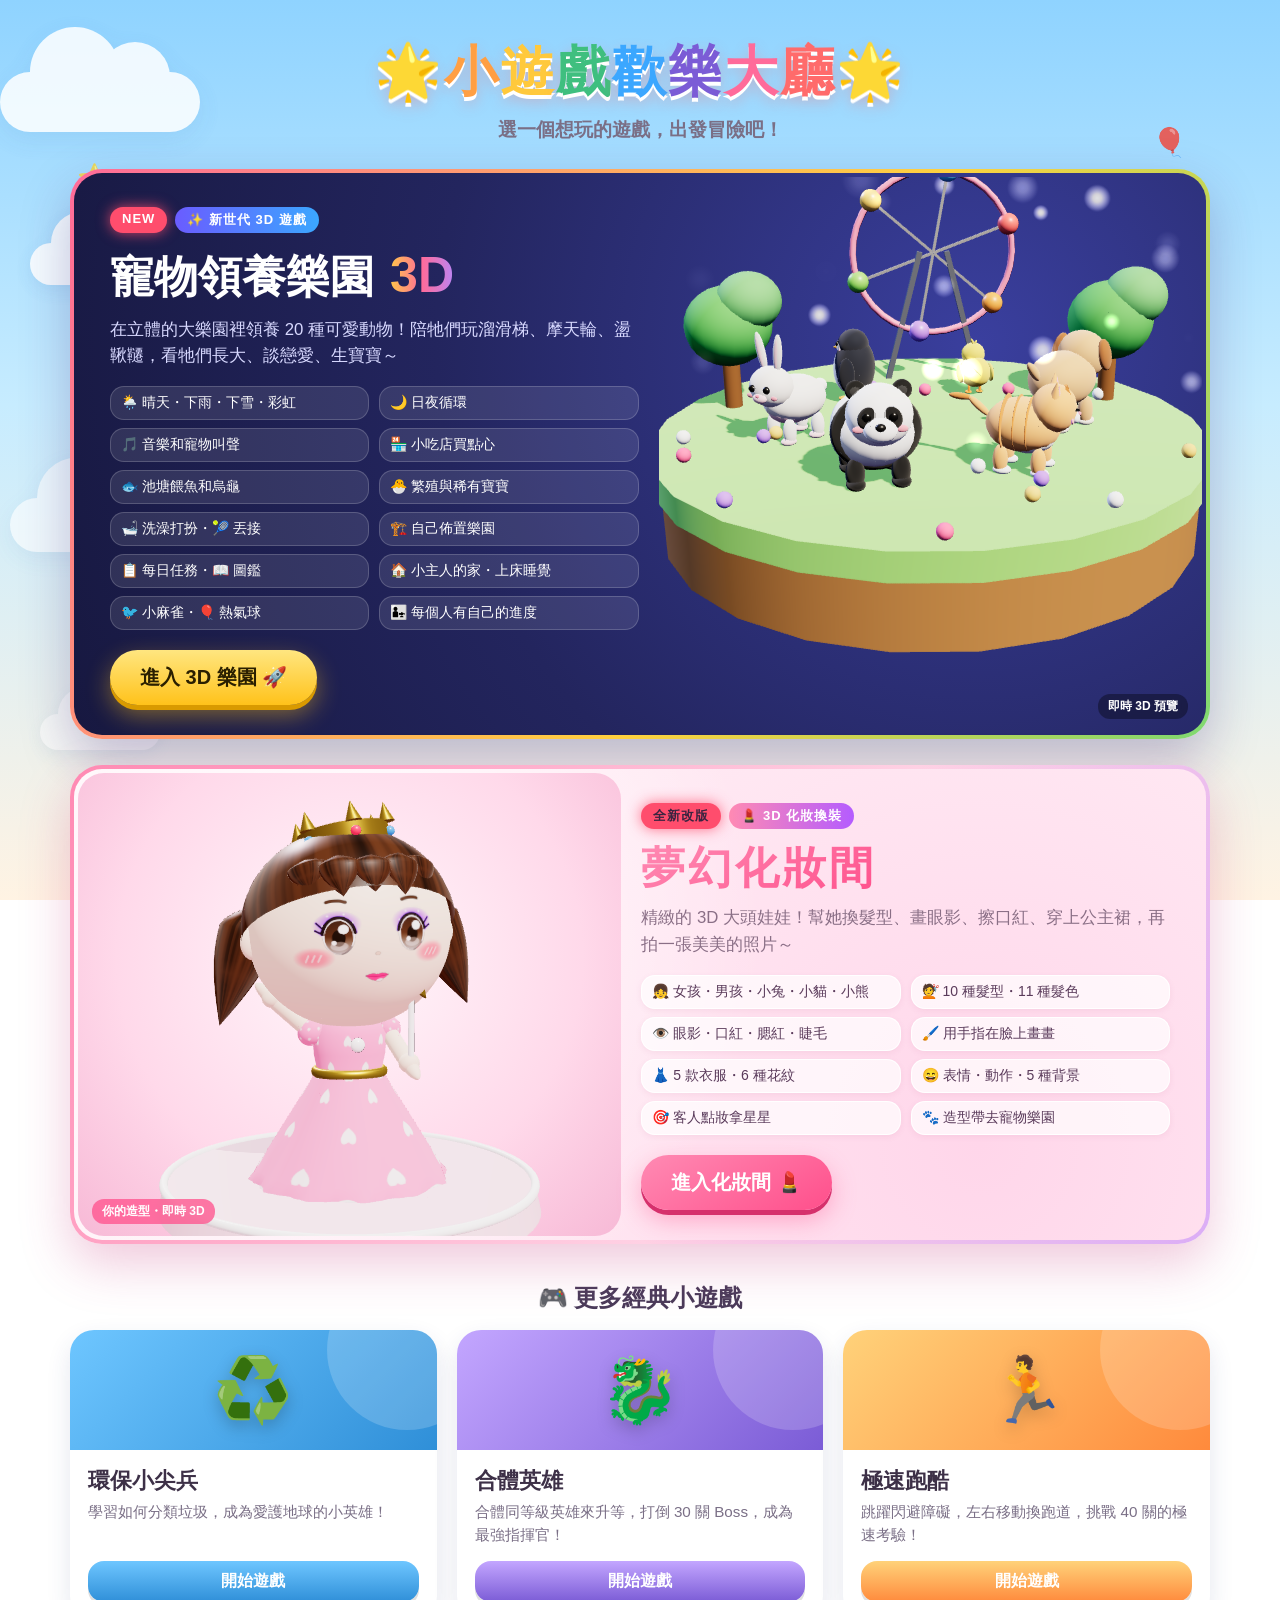
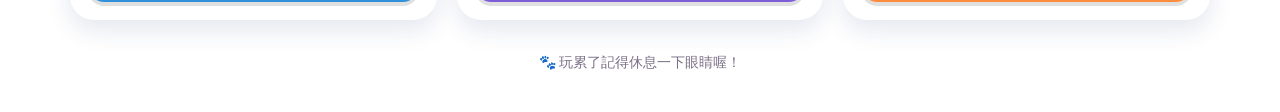
<file: index.html>
<!DOCTYPE html>
<html lang="zh-Hant">
<head>
    <meta charset="UTF-8">
    <meta name="viewport" content="width=device-width, initial-scale=1.0">
    <title>小遊戲歡樂大廳</title>
    <link rel="stylesheet" href="lobby-style.css">
</head>
<body>
    <!-- 會動的背景 -->
    <div class="sky" aria-hidden="true">
        <span class="cloud c1"></span><span class="cloud c2"></span><span class="cloud c3"></span><span class="cloud c4"></span>
        <span class="float f1">⭐</span><span class="float f2">🎈</span><span class="float f3">✨</span>
        <span class="float f4">🌟</span><span class="float f5">🎈</span><span class="float f6">💫</span>
    </div>

    <main class="lobby">
        <header class="lobby-head">
            <h1 class="lobby-title" aria-label="小遊戲歡樂大廳">
                <span>🌟</span><span>小</span><span>遊</span><span>戲</span><span>歡</span><span>樂</span><span>大</span><span>廳</span><span>🌟</span>
            </h1>
            <p class="lobby-subtitle">選一個想玩的遊戲，出發冒險吧！</p>
        </header>

        <!-- 主打：新世代 3D 寵物樂園 -->
        <section class="hero" onclick="location.href='pet.html'" tabindex="0" role="link" aria-label="進入寵物領養樂園 3D">
            <div class="hero-glow" aria-hidden="true"></div>
            <div class="hero-info">
                <div class="badges">
                    <span class="badge new">NEW</span>
                    <span class="badge gen">✨ 新世代 3D 遊戲</span>
                </div>
                <h2 class="hero-title">寵物領養樂園 <em>3D</em></h2>
                <p class="hero-desc">在立體的大樂園裡領養 20 種可愛動物！陪牠們玩溜滑梯、摩天輪、盪鞦韆，看牠們長大、談戀愛、生寶寶～</p>
                <ul class="features">
                    <li>🌦️ 晴天・下雨・下雪・彩虹</li>
                    <li>🌙 日夜循環</li>
                    <li>🎵 音樂和寵物叫聲</li>
                    <li>🏪 小吃店買點心</li>
                    <li>🐟 池塘餵魚和烏龜</li>
                    <li>🐣 繁殖與稀有寶寶</li>
                    <li>🛁 洗澡打扮・🎾 丟接</li>
                    <li>🏗️ 自己佈置樂園</li>
                    <li>📋 每日任務・📖 圖鑑</li>
                    <li>🏠 小主人的家・上床睡覺</li>
                    <li>🐦 小麻雀・🎈 熱氣球</li>
                    <li>👨‍👧 每個人有自己的進度</li>
                </ul>
                <div class="hero-actions">
                    <button class="hero-btn">進入 3D 樂園 🚀</button>
                    <span id="save-info" class="save-info"></span>
                </div>
            </div>
            <div class="hero-stage">
                <canvas id="hero-canvas" aria-hidden="true"></canvas>
                <div class="hero-fallback" aria-hidden="true">🐶🐱🐼🐰🐧</div>
                <span class="stage-tag">即時 3D 預覽</span>
            </div>
        </section>

        <!-- 主打：全新改版 夢幻化妝間 -->
        <section class="hero makeup-hero" onclick="location.href='makeup3d.html'" tabindex="0" role="link" aria-label="進入夢幻化妝間">
            <div class="hero-glow" aria-hidden="true"></div>
            <div class="hero-stage">
                <canvas id="makeup-canvas" aria-hidden="true"></canvas>
                <div class="hero-fallback" aria-hidden="true">👧💄🎀</div>
                <span class="stage-tag">你的造型・即時 3D</span>
            </div>
            <div class="hero-info">
                <div class="badges">
                    <span class="badge new">全新改版</span>
                    <span class="badge glam">💄 3D 化妝換裝</span>
                </div>
                <h2 class="hero-title">夢幻化妝間</h2>
                <p class="hero-desc">精緻的 3D 大頭娃娃！幫她換髮型、畫眼影、擦口紅、穿上公主裙，再拍一張美美的照片～</p>
                <ul class="features">
                    <li>👧 女孩・男孩・小兔・小貓・小熊</li>
                    <li>💇 10 種髮型・11 種髮色</li>
                    <li>👁️ 眼影・口紅・腮紅・睫毛</li>
                    <li>🖌️ 用手指在臉上畫畫</li>
                    <li>👗 5 款衣服・6 種花紋</li>
                    <li>😄 表情・動作・5 種背景</li>
                    <li>🎯 客人點妝拿星星</li>
                    <li>🐾 造型帶去寵物樂園</li>
                </ul>
                <div class="hero-actions">
                    <button class="hero-btn">進入化妝間 💄</button>
                </div>
            </div>
        </section>

        <h3 class="section-title">🎮 更多經典小遊戲</h3>
        <div class="games-grid">
            <a class="game-card" href="recycle.html" style="--c1:#6ec6ff; --c2:#2f8fd8;">
                <div class="card-top"><span class="game-icon">♻️</span></div>
                <div class="card-body">
                    <h2 class="game-name">環保小尖兵</h2>
                    <p class="game-desc">學習如何分類垃圾，成為愛護地球的小英雄！</p>
                    <span class="play-btn">開始遊戲</span>
                </div>
            </a>
            <a class="game-card" href="merge.html" style="--c1:#c3a6ff; --c2:#7b5cd6;">
                <div class="card-top"><span class="game-icon">🐉</span></div>
                <div class="card-body">
                    <h2 class="game-name">合體英雄</h2>
                    <p class="game-desc">合體同等級英雄來升等，打倒 30 關 Boss，成為最強指揮官！</p>
                    <span class="play-btn">開始遊戲</span>
                </div>
            </a>
            <a class="game-card" href="runner.html" style="--c1:#ffd27a; --c2:#ff8a3c;">
                <div class="card-top"><span class="game-icon">🏃</span></div>
                <div class="card-body">
                    <h2 class="game-name">極速跑酷</h2>
                    <p class="game-desc">跳躍閃避障礙，左右移動換跑道，挑戰 40 關的極速考驗！</p>
                    <span class="play-btn">開始遊戲</span>
                </div>
            </a>
        </div>

        <footer class="lobby-foot">🐾 玩累了記得休息一下眼睛喔！</footer>
    </main>

    <script src="lib/three/build/three.min.js"></script>
    <script src="doll3d.js"></script>
    <script src="pet3d-models.js"></script>
    <script src="pet-profiles.js"></script>
    <script src="lobby.js"></script>
</body>
</html>
</file>
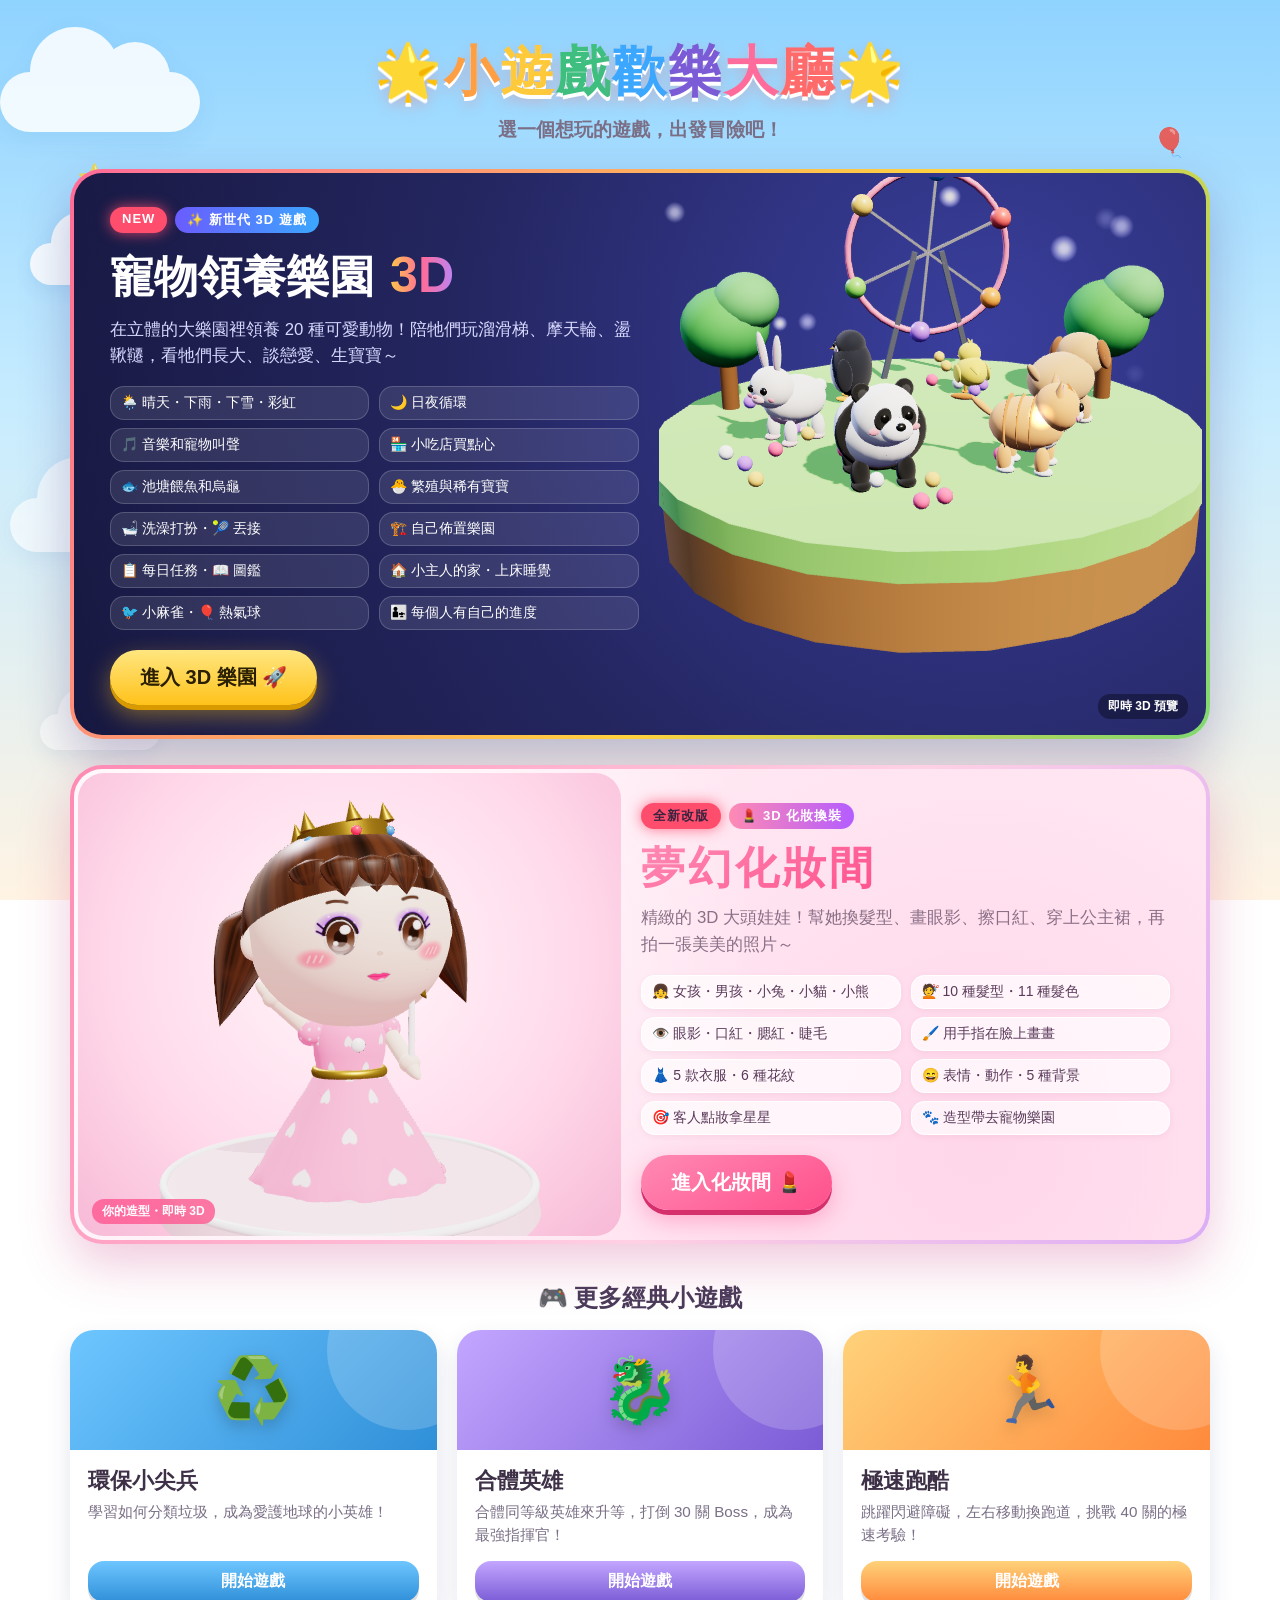
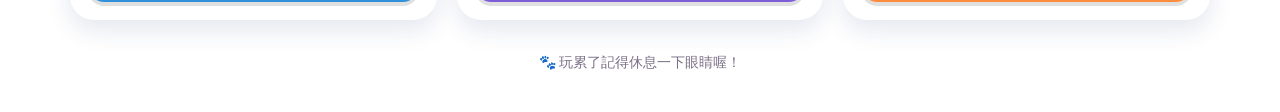
<file: lobby.html>
<!DOCTYPE html>
<html lang="zh-Hant">
<head>
    <meta charset="UTF-8">
    <meta name="viewport" content="width=device-width, initial-scale=1.0">
    <title>小遊戲歡樂大廳</title>
    <!-- 大廳在 index.html；舊的「回大廳」連結會自動轉過去 -->
    <meta http-equiv="refresh" content="0; url=index.html">
    <script>location.replace('index.html');</script>
</head>
<body>
    <p><a href="index.html">回到小遊戲歡樂大廳 🌟</a></p>
</body>
</html>
</file>
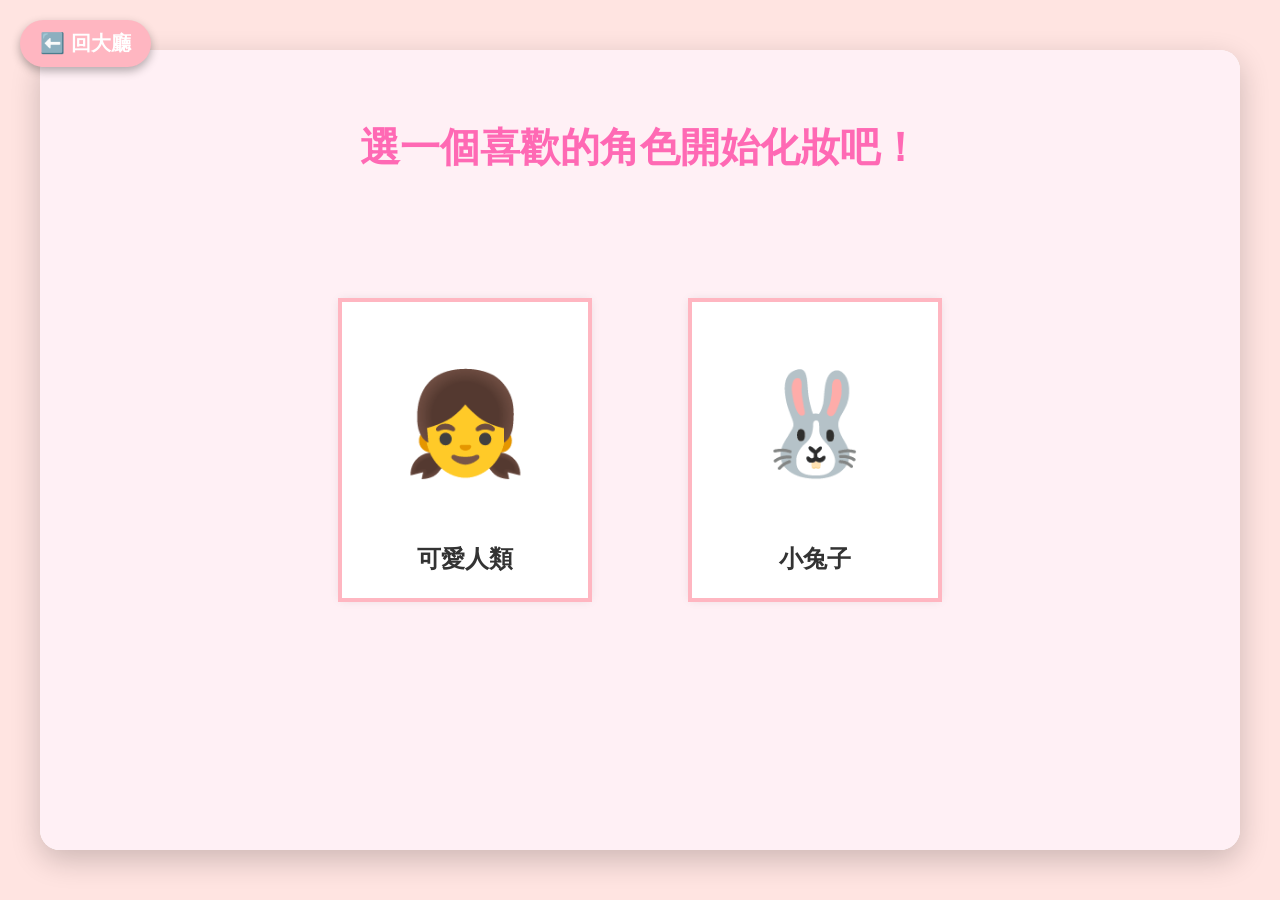
<file: makeup.html>
<!DOCTYPE html>
<html lang="en">
<head>
    <meta charset="UTF-8">
    <meta name="viewport" content="width=device-width, initial-scale=1.0">
    <title>可愛化妝換裝遊戲</title>
    <link rel="stylesheet" href="makeup-style.css">
</head>
<body>
    <a href="lobby.html" class="back-btn">⬅️ 回大廳</a>
    <div id="game-container">
        <!-- 採用稍微寬一點的畫布來放置右側選單 -->
        <canvas id="makeupCanvas" width="1200" height="800"></canvas>
    </div>
    <script src="makeup-game.js"></script>
</body>
</html>
</file>
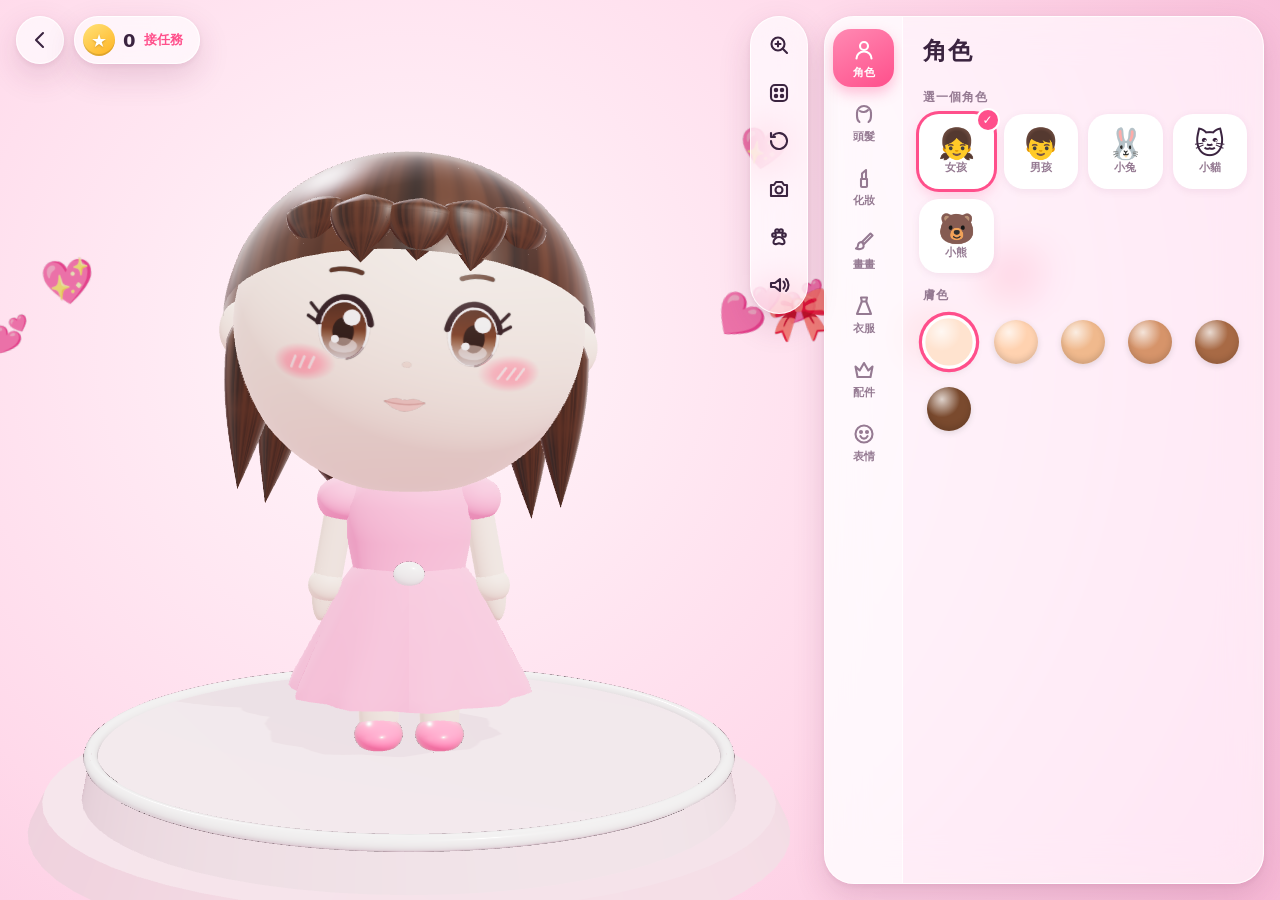
<file: makeup3d.html>
<!DOCTYPE html>
<html lang="zh-Hant">
<head>
    <meta charset="UTF-8">
    <meta name="viewport" content="width=device-width, initial-scale=1.0, maximum-scale=1.0, user-scalable=no, viewport-fit=cover">
    <meta name="theme-color" content="#ffd9ea">
    <title>夢幻化妝間</title>
    <link rel="stylesheet" href="makeup3d-style.css">
</head>
<body>
    <!-- 3D 舞台 (鋪滿整個畫面，選單浮在上面) -->
    <canvas id="scene"></canvas>

    <!-- 左上：回大廳、星星 -->
    <header class="hud">
        <a href="lobby.html" class="icon-btn glass" aria-label="回大廳" data-icon="back"></a>
        <button id="btn-task" class="star-pill glass" aria-label="客人點妝">
            <span class="star-ico">★</span><b id="star-badge">0</b><span class="pill-text">接任務</span>
        </button>
    </header>

    <!-- 右上：工具列 -->
    <nav id="dock" class="glass">
        <button id="btn-view" class="icon-btn" data-icon="zoom" aria-label="看臉 / 看全身"></button>
        <button id="btn-random" class="icon-btn" data-icon="shuffle" aria-label="隨機打扮"></button>
        <button id="btn-clear" class="icon-btn" data-icon="reset" aria-label="全部卸下"></button>
        <button id="btn-photo" class="icon-btn" data-icon="camera" aria-label="拍照"></button>
        <button id="btn-park" class="icon-btn" data-icon="paw" aria-label="帶去寵物樂園"></button>
        <button id="btn-sound" class="icon-btn" data-icon="sound" aria-label="音效"></button>
    </nav>

    <div id="hint" class="chip glass">拖曳轉圈圈・兩指放大</div>

    <!-- 客人點妝 -->
    <div id="task" class="quest glass hidden">
        <div id="task-cust" class="avatar">🐻</div>
        <div class="quest-body">
            <div class="quest-head">
                <b id="task-title">熊熊想要</b>
                <button id="task-close" class="x-btn" aria-label="關閉" data-icon="close"></button>
            </div>
            <div id="task-reqs"></div>
            <button id="task-next" class="pbtn small ghost">換一位客人</button>
        </div>
    </div>
    <div id="toast" class="toast glass hidden"></div>

    <!-- 衣櫃 -->
    <aside id="panel" class="glass">
        <div id="tabs"></div>
        <div class="content">
            <h2 id="panel-title">角色</h2>
            <div id="items"></div>
        </div>
    </aside>

    <!-- 拍照結果 -->
    <div id="photo" class="modal hidden">
        <div class="photo-card">
            <img id="photo-img" alt="我的造型照">
            <p>長按照片就可以存到相簿</p>
            <div class="photo-btns">
                <a id="photo-save" class="pbtn" download="我的造型.png">存檔</a>
                <button id="photo-close" class="pbtn ghost">關閉</button>
            </div>
        </div>
    </div>

    <div id="loading">
        <div class="logo">夢幻化妝間</div>
        <div class="logo-sub">MAKEUP STUDIO</div>
        <div class="dots"><i></i><i></i><i></i></div>
    </div>

    <script src="lib/three/build/three.min.js"></script>
    <script src="pet-profiles.js"></script>
    <script src="doll3d.js"></script>
    <script src="makeup3d-game.js"></script>
</body>
</html>
</file>
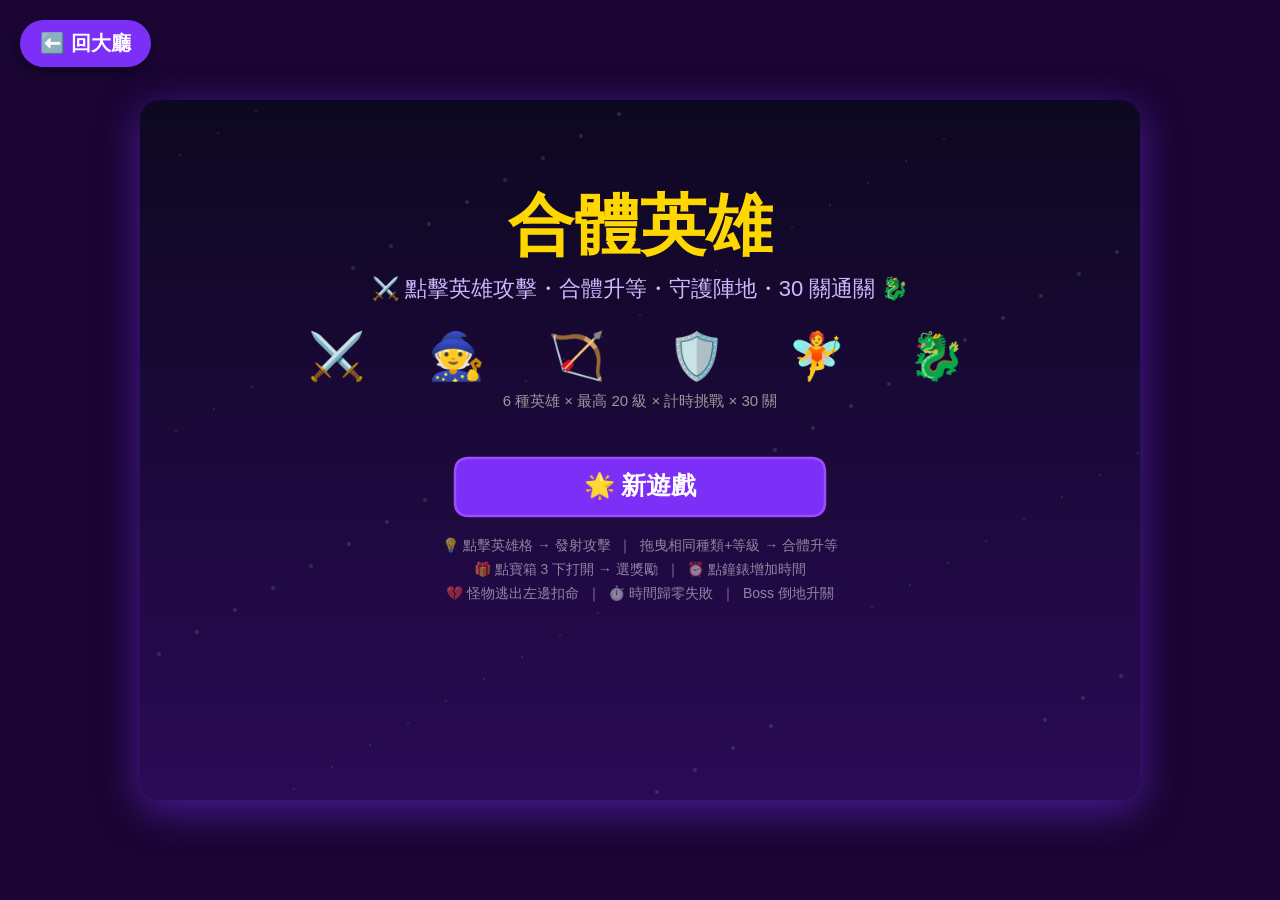
<file: merge.html>
<!DOCTYPE html>
<html lang="zh-TW">
<head>
    <meta charset="UTF-8">
    <meta name="viewport" content="width=device-width, initial-scale=1.0">
    <title>合體英雄</title>
    <link rel="stylesheet" href="merge-style.css">
</head>
<body>
    <a href="lobby.html" class="back-btn">⬅️ 回大廳</a>
    <div id="game-container">
        <canvas id="mergeCanvas" width="1000" height="700"></canvas>
    </div>
    <script src="merge-game.js"></script>
</body>
</html>
</file>
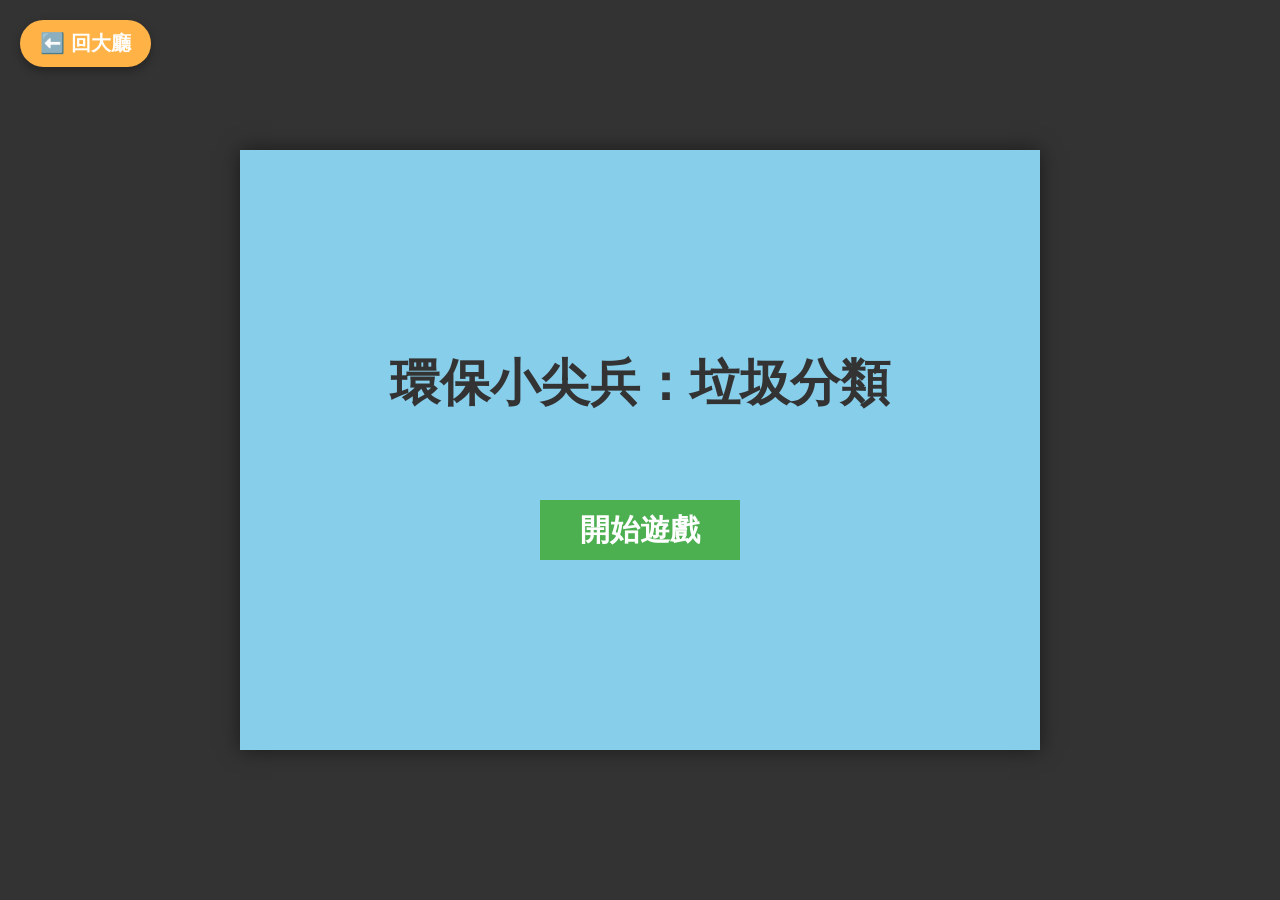
<file: recycle.html>
<!DOCTYPE html>
<html lang="en">
<head>
    <meta charset="UTF-8">
    <meta name="viewport" content="width=device-width, initial-scale=1.0">
    <title>環保小尖兵</title>
    <link rel="stylesheet" href="style.css">
</head>
<body>
    <a href="lobby.html" class="back-btn">⬅️ 回大廳</a>
    <div id="game-container">
        <canvas id="gameCanvas" width="800" height="600"></canvas>
    </div>
    <script src="game.js"></script>
</body>
</html>
</file>
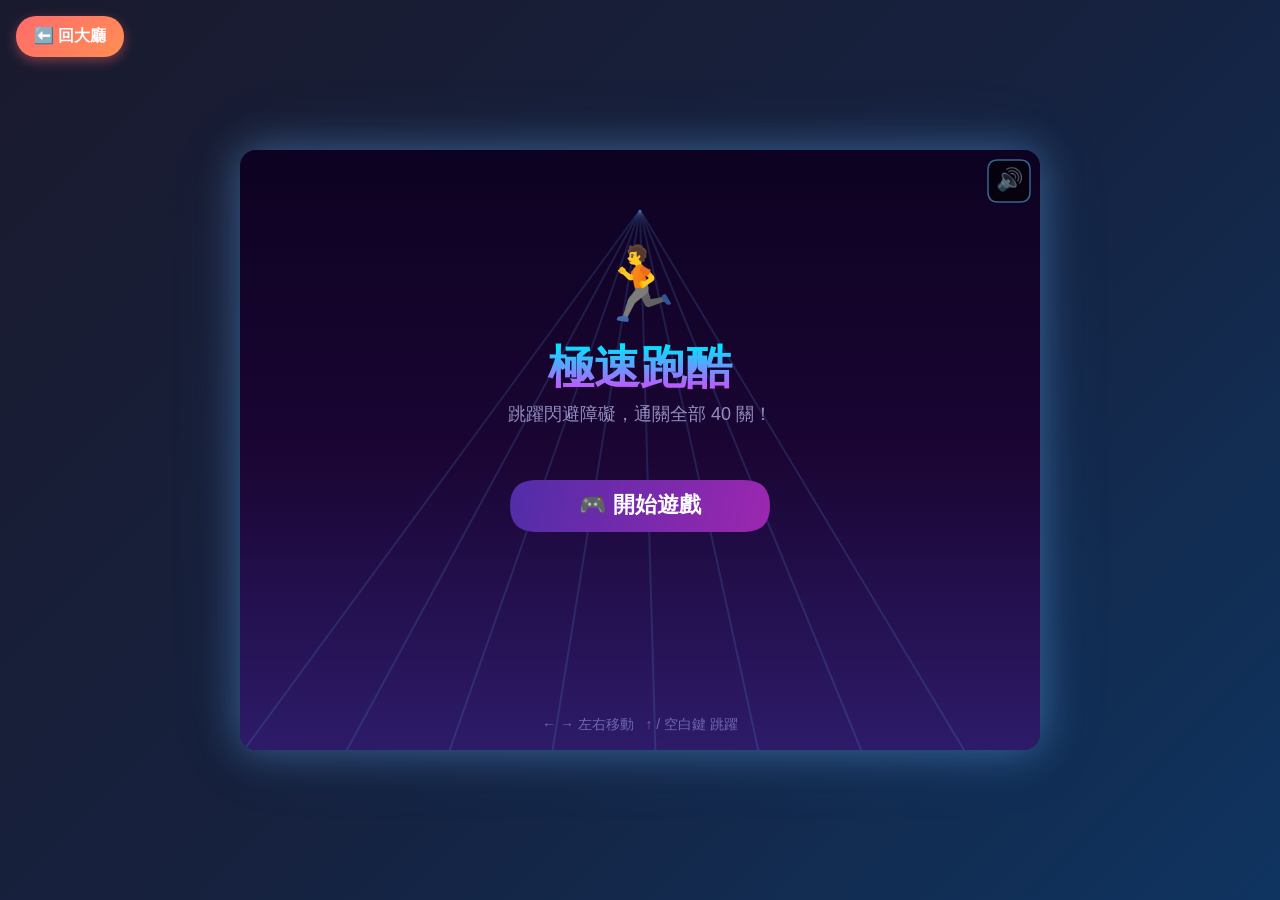
<file: runner.html>
<!DOCTYPE html>
<html lang="zh-TW">
<head>
    <meta charset="UTF-8">
    <meta name="viewport" content="width=device-width, initial-scale=1.0">
    <title>極速跑酷</title>
    <link rel="stylesheet" href="runner-style.css">
</head>
<body>
    <a href="lobby.html" class="back-btn">⬅️ 回大廳</a>
    <div id="game-container">
        <canvas id="runnerCanvas" width="800" height="600"></canvas>
    </div>
    <script src="runner-game.js"></script>
</body>
</html>
</file>
<file: lobby-style.css>
* { margin: 0; padding: 0; box-sizing: border-box; }

:root {
    --ink: #3d3047;
    --muted: #7a6f86;
    --card: #ffffff;
}

html { scroll-behavior: smooth; }
body {
    min-height: 100vh;
    font-family: 'Microsoft JhengHei', 'PingFang TC', 'Comic Sans MS', sans-serif;
    color: var(--ink);
    background: linear-gradient(180deg, #8fd3ff 0%, #c7ecff 45%, #fff3e3 100%);
    background-attachment: fixed;
    overflow-x: hidden;
}

/* ---------- 背景：雲朵與漂浮的小東西 ---------- */
.sky { position: fixed; inset: 0; pointer-events: none; z-index: 0; overflow: hidden; }
.cloud {
    position: absolute; width: 200px; height: 60px; background: #fff; border-radius: 60px; opacity: 0.85;
    filter: drop-shadow(0 8px 12px rgba(80, 140, 200, 0.15));
    animation: drift linear infinite;
}
.cloud::before, .cloud::after { content: ''; position: absolute; background: #fff; border-radius: 50%; }
.cloud::before { width: 90px; height: 90px; top: -45px; left: 30px; }
.cloud::after { width: 70px; height: 70px; top: -30px; left: 100px; }
.c1 { top: 8%; animation-duration: 60s; animation-delay: -10s; }
.c2 { top: 26%; transform: scale(0.7); animation-duration: 80s; animation-delay: -40s; }
.c3 { top: 55%; transform: scale(0.9); animation-duration: 70s; animation-delay: -25s; opacity: 0.6; }
.c4 { top: 78%; transform: scale(0.6); animation-duration: 90s; animation-delay: -60s; opacity: 0.5; }
@keyframes drift { from { left: -260px; } to { left: 110vw; } }
.float { position: absolute; font-size: 28px; animation: bob 6s ease-in-out infinite; opacity: 0.8; }
.f1 { left: 6%; top: 18%; } .f2 { left: 90%; top: 14%; animation-delay: -1s; }
.f3 { left: 14%; top: 70%; animation-delay: -2s; } .f4 { left: 82%; top: 62%; animation-delay: -3s; }
.f5 { left: 48%; top: 90%; animation-delay: -4s; } .f6 { left: 70%; top: 34%; animation-delay: -5s; }
@keyframes bob { 50% { transform: translateY(-22px) rotate(10deg); } }

/* ---------- 版面 ---------- */
.lobby { position: relative; z-index: 1; max-width: 1180px; margin: 0 auto; padding: 36px 20px 40px; }
.lobby-head { text-align: center; margin-bottom: 26px; }
.lobby-title { font-size: clamp(2rem, 5vw, 3.4rem); letter-spacing: 2px; }
.lobby-title span {
    display: inline-block; color: #ff6b6b;
    text-shadow: 0 4px 0 #fff, 0 7px 14px rgba(255, 107, 107, 0.35);
    animation: hop 2.4s ease-in-out infinite;
}
.lobby-title span:nth-child(2) { color: #ff9f43; animation-delay: .1s; }
.lobby-title span:nth-child(3) { color: #ffc93c; animation-delay: .2s; }
.lobby-title span:nth-child(4) { color: #3fbf7f; animation-delay: .3s; }
.lobby-title span:nth-child(5) { color: #3ba7ff; animation-delay: .4s; }
.lobby-title span:nth-child(6) { color: #7b5cd6; animation-delay: .5s; }
.lobby-title span:nth-child(7) { color: #ff6b9a; animation-delay: .6s; }
.lobby-title span:nth-child(8) { color: #ff6b6b; animation-delay: .7s; }
.lobby-title span:nth-child(9) { animation-delay: .8s; }
@keyframes hop { 0%, 60%, 100% { transform: translateY(0); } 30% { transform: translateY(-10px); } }
.lobby-subtitle { margin-top: 8px; font-size: 1.2rem; color: var(--muted); font-weight: bold; }

/* ---------- 主打卡片 (新世代 3D) ---------- */
.hero {
    position: relative; display: grid; grid-template-columns: 1.05fr 1fr; gap: 10px;
    border-radius: 32px; padding: 4px; cursor: pointer; outline: none;
    background: linear-gradient(120deg, #ff6b9a, #ffd23f, #3fdc8a, #3ba7ff, #b388ff, #ff6b9a);
    background-size: 300% 300%;
    animation: rainbowBorder 8s linear infinite;
    box-shadow: 0 20px 50px rgba(60, 40, 120, 0.28);
    transition: transform .25s ease, box-shadow .25s ease;
}
@keyframes rainbowBorder { to { background-position: 300% 0; } }
.hero:hover, .hero:focus-visible { transform: translateY(-6px) scale(1.01); box-shadow: 0 28px 60px rgba(60, 40, 120, 0.36); }
.hero > * { position: relative; z-index: 1; }
.hero-glow { position: absolute; inset: 4px; border-radius: 28px; z-index: 0;
    background: radial-gradient(circle at 80% 30%, #3a3f9e 0%, #23255e 55%, #171840 100%); }
.hero-info { padding: 34px 10px 30px 36px; color: #fff; }
.badges { display: flex; gap: 8px; flex-wrap: wrap; margin-bottom: 14px; }
.badge { font-size: 13px; font-weight: bold; padding: 4px 12px; border-radius: 20px; letter-spacing: 1px; }
.badge.new { background: #ff4d6d; box-shadow: 0 0 14px rgba(255, 77, 109, 0.8); animation: pulse 1.6s ease-in-out infinite; }
.badge.gen { background: linear-gradient(90deg, #6a5cff, #3ba7ff); }
@keyframes pulse { 50% { transform: scale(1.08); } }
.hero-title { font-size: clamp(1.9rem, 3.4vw, 2.8rem); line-height: 1.15; }
.hero-title em {
    font-style: normal; background: linear-gradient(90deg, #ffd23f, #ff6b9a, #b388ff);
    -webkit-background-clip: text; background-clip: text; color: transparent;
    padding: 0 4px; font-size: 1.15em;
}
.hero-desc { margin: 12px 0 16px; color: #d8d9ff; font-size: 1.05rem; line-height: 1.6; }
.features { list-style: none; display: grid; grid-template-columns: repeat(2, minmax(0, 1fr)); gap: 8px 10px; margin-bottom: 20px; }
.features li {
    background: rgba(255, 255, 255, 0.1); border: 1px solid rgba(255, 255, 255, 0.18);
    border-radius: 14px; padding: 7px 10px; font-size: 14px; color: #fff;
}
.hero-actions { display: flex; align-items: center; gap: 14px; flex-wrap: wrap; }
.hero-btn {
    border: none; cursor: pointer; font-family: inherit; font-weight: bold; font-size: 1.25rem; color: #2a1f00;
    padding: 14px 30px; border-radius: 30px;
    background: linear-gradient(180deg, #ffe680, #ffc21a);
    box-shadow: 0 5px 0 #d99a00, 0 10px 24px rgba(255, 194, 26, 0.45);
    transition: transform .12s;
}
.hero:hover .hero-btn { transform: translateY(-2px); }
.hero-btn:active { transform: translateY(2px); box-shadow: 0 2px 0 #d99a00; }
.save-info { color: #c8c9ff; font-size: 14px; }
.save-info:empty { display: none; }

.hero-stage { position: relative; min-height: 360px; border-radius: 26px; overflow: hidden; margin: 4px 4px 4px 0; }
#hero-canvas, #makeup-canvas { position: absolute; inset: 0; width: 100%; height: 100%; display: block; }
.hero-fallback { position: absolute; inset: 0; display: flex; align-items: center; justify-content: center; font-size: 56px; letter-spacing: 6px; }
.hero-stage.ready .hero-fallback { display: none; }
.stage-tag {
    position: absolute; right: 14px; bottom: 12px; font-size: 12px; font-weight: bold; color: #fff;
    background: rgba(0, 0, 0, 0.35); padding: 4px 10px; border-radius: 12px; backdrop-filter: blur(4px);
}

/* ---------- 主打卡片 2：夢幻化妝間 (粉色毛玻璃風，跟遊戲裡一樣) ---------- */
.makeup-hero {
    margin-top: 26px;
    grid-template-columns: 1fr 1.05fr;
    background: linear-gradient(120deg, #ff8ab3, #ffd1e4, #c99bff, #ff4f8b, #ffb3d1, #ff8ab3);
    background-size: 300% 300%;
    box-shadow: 0 20px 50px rgba(200, 60, 130, 0.28);
}
.makeup-hero:hover, .makeup-hero:focus-visible { box-shadow: 0 28px 60px rgba(200, 60, 130, 0.36); }
.makeup-hero .hero-glow {
    background:
        radial-gradient(circle at 25% 35%, rgba(255, 255, 255, 0.95) 0%, rgba(255, 255, 255, 0) 45%),
        radial-gradient(circle at 80% 80%, #ffd6ea 0%, #ffe9f3 50%, #fff6fa 100%);
}
.makeup-hero .hero-info { color: #3b2440; padding: 34px 36px 30px 10px; }
.makeup-hero .hero-title {
    background: linear-gradient(150deg, #ff8ab3, #ff4f8b 55%, #b45cff);
    -webkit-background-clip: text; background-clip: text; color: transparent;
    letter-spacing: 3px;
}
.makeup-hero .hero-desc { color: #8a6f86; }
.makeup-hero .features li {
    background: rgba(255, 255, 255, 0.7); border: 1px solid rgba(255, 255, 255, 0.95);
    color: #5a3a5a; box-shadow: 0 2px 6px rgba(160, 60, 110, 0.08);
}
.badge.glam { background: linear-gradient(90deg, #ff8ab3, #b45cff); color: #fff; }
.makeup-hero .hero-btn {
    color: #fff;
    background: linear-gradient(150deg, #ff8ab3, #ff4f8b);
    box-shadow: 0 5px 0 #d6306c, 0 10px 24px rgba(255, 79, 139, 0.4);
}
.makeup-hero .hero-btn:active { box-shadow: 0 2px 0 #d6306c; }
.makeup-hero .hero-stage {
    margin: 4px 0 4px 4px;
    background: radial-gradient(circle at 50% 40%, #fff7fb 0%, #ffd9ea 60%, #f7b9d6 100%);
}
.makeup-hero .stage-tag { left: 14px; right: auto; background: rgba(255, 79, 139, 0.75); }

/* ---------- 其他遊戲 ---------- */
.section-title { margin: 38px 0 16px; font-size: 1.5rem; color: #4a3b5a; text-align: center; }
.games-grid { display: grid; grid-template-columns: repeat(3, 1fr); gap: 20px; }
.game-card {
    display: flex; flex-direction: column; text-decoration: none; color: inherit;
    background: var(--card); border-radius: 24px; overflow: hidden;
    box-shadow: 0 10px 24px rgba(40, 60, 120, 0.12);
    transition: transform .25s ease, box-shadow .25s ease;
}
.game-card:hover, .game-card:focus-visible { transform: translateY(-8px) rotate(-1deg); box-shadow: 0 18px 34px rgba(40, 60, 120, 0.22); outline: none; }
.card-top {
    height: 120px; display: flex; align-items: center; justify-content: center;
    background: linear-gradient(135deg, var(--c1), var(--c2));
    position: relative; overflow: hidden;
}
.card-top::after {
    content: ''; position: absolute; width: 160px; height: 160px; border-radius: 50%;
    background: rgba(255, 255, 255, 0.18); right: -50px; top: -60px;
}
.game-icon { font-size: 4rem; filter: drop-shadow(0 6px 8px rgba(0, 0, 0, 0.2)); transition: transform .3s; }
.game-card:hover .game-icon { transform: scale(1.15) rotate(8deg); }
.card-body { padding: 16px 18px 18px; display: flex; flex-direction: column; flex: 1; }
.game-name { font-size: 1.35rem; margin-bottom: 6px; }
.game-desc { color: var(--muted); font-size: 0.95rem; line-height: 1.5; flex: 1; margin-bottom: 14px; }
.play-btn {
    display: block; text-align: center; font-weight: bold; color: #fff; padding: 10px; border-radius: 16px;
    background: linear-gradient(180deg, var(--c1), var(--c2));
    box-shadow: 0 4px 0 rgba(0, 0, 0, 0.12);
}
.lobby-foot { text-align: center; color: var(--muted); margin-top: 34px; font-size: 14px; }

/* ---------- 小螢幕 ---------- */
@media (max-width: 980px) {
    .hero { grid-template-columns: 1fr; }
    .hero-stage { min-height: 280px; margin: 0 4px 4px; order: -1; }
    .hero-info, .makeup-hero .hero-info { padding: 22px 22px 26px; }
    .makeup-hero { grid-template-columns: 1fr; }
    .makeup-hero .hero-stage { margin: 4px 4px 0; min-height: 300px; }
    .games-grid { grid-template-columns: repeat(2, 1fr); }
}
@media (max-width: 520px) {
    .games-grid { grid-template-columns: 1fr; }
    .features { grid-template-columns: repeat(2, minmax(0, 1fr)); gap: 6px; }
    .features li { font-size: 12px; padding: 6px 8px; }
    .hero-stage { min-height: 220px; }
    .hero-btn { width: 100%; }
}
@media (prefers-reduced-motion: reduce) {
    *, *::before, *::after { animation: none !important; transition: none !important; }
}
</file>
<file: makeup-style.css>
* {
    margin: 0;
    padding: 0;
    box-sizing: border-box;
}

body {
    background-color: #ffe4e1; /* 溫柔的粉紅色背景 */
    display: flex;
    justify-content: center;
    align-items: center;
    height: 100vh;
    overflow: hidden;
    font-family: 'Comic Sans MS', 'Microsoft JhengHei', sans-serif;
}

#game-container {
    box-shadow: 0 10px 30px rgba(0, 0, 0, 0.2);
    background-color: #fff;
    border-radius: 20px; /* 圓角效果 */
    overflow: hidden;
}

canvas {
    display: block;
    max-width: 100vw;
    max-height: 90vh;
    width: auto;
    height: auto;
    object-fit: contain;
}

/* 返回按鈕 */
.back-btn {
    position: absolute;
    top: 20px;
    left: 20px;
    padding: 10px 20px;
    background-color: #ffb6c1;
    color: #fff;
    text-decoration: none;
    font-size: 20px;
    font-weight: bold;
    border-radius: 30px;
    box-shadow: 0 4px 10px rgba(0,0,0,0.3);
    transition: transform 0.2s, background-color 0.2s;
    z-index: 1000;
}

.back-btn:hover {
    transform: scale(1.05);
    background-color: #ff69b4;
}
</file>
<file: makeup3d-style.css>
/* =============================================================
   夢幻化妝間：3D 舞台鋪滿畫面，介面是浮在上面的毛玻璃卡片
   ============================================================= */
:root {
    --ink: #3b2440;
    --muted: #957a92;
    --accent: #ff4f8b;
    --accent-2: #ff8ab3;
    --glass: rgba(255, 255, 255, 0.66);
    --glass-line: rgba(255, 255, 255, 0.85);
    --shadow: 0 12px 32px rgba(110, 30, 80, 0.16), 0 2px 6px rgba(110, 30, 80, 0.08);
    --gap: 16px;
    /* 選單佔掉的空間 (橫放在右邊、直放在下面)，3D 娃娃會置中在剩下的地方 */
    --pw: min(440px, 44vw);
    --sx: calc(var(--pw) + var(--gap) * 2);
    --sy: 0px;
    --sat: env(safe-area-inset-top);
    --sab: env(safe-area-inset-bottom);
}
@media (orientation: portrait) {
    :root { --gap: 10px; --pw: 0px; --sx: 0px; --sh: 44vh; --sy: calc(var(--sh) + var(--gap) + var(--sab)); }
}

* { margin: 0; padding: 0; box-sizing: border-box; -webkit-tap-highlight-color: transparent; }
html, body {
    width: 100%; height: 100%; overflow: hidden;
    font-family: ui-rounded, "SF Pro Rounded", "PingFang TC", "Noto Sans TC", "Microsoft JhengHei", system-ui, sans-serif;
    color: var(--ink);
    -webkit-user-select: none; user-select: none; -webkit-touch-callout: none;
}
body {
    background: radial-gradient(circle at 40% 35%, #fff7fb 0%, #ffd9ea 55%, #f7b9d6 100%);
    transition: background 0.6s;
}
button { font-family: inherit; color: inherit; border: none; background: none; cursor: pointer; }
.hidden { display: none !important; }

#scene { position: fixed; inset: 0; width: 100%; height: 100%; display: block; touch-action: none; }

.glass {
    background: var(--glass);
    -webkit-backdrop-filter: blur(20px) saturate(1.5);
    backdrop-filter: blur(20px) saturate(1.5);
    border: 1px solid var(--glass-line);
    box-shadow: var(--shadow);
}
svg.ico { width: 24px; height: 24px; fill: none; stroke: currentColor; stroke-width: 2.1; stroke-linecap: round; stroke-linejoin: round; display: block; }

/* ---------- 左上 HUD ---------- */
.hud {
    position: fixed; z-index: 5;
    top: calc(var(--gap) + var(--sat)); left: calc(var(--gap) + env(safe-area-inset-left));
    display: flex; gap: 10px; align-items: center;
}
.icon-btn {
    width: 48px; height: 48px; border-radius: 50%;
    display: grid; place-items: center;
    color: var(--ink); text-decoration: none;
    transition: transform 0.15s, background 0.2s;
}
.icon-btn:active { transform: scale(0.88); }
.star-pill {
    height: 48px; padding: 0 16px 0 8px; border-radius: 24px;
    display: flex; align-items: center; gap: 8px;
    font-size: 18px;
}
.star-ico {
    width: 32px; height: 32px; border-radius: 50%;
    display: grid; place-items: center;
    background: linear-gradient(145deg, #ffe27a, #ffb21e);
    color: #fff; font-size: 18px; text-shadow: 0 1px 2px rgba(160, 90, 0, 0.4);
    box-shadow: inset 0 -2px 0 rgba(0, 0, 0, 0.12);
}
.pill-text { font-size: 13px; font-weight: 700; color: var(--accent); }
.star-pill:active { transform: scale(0.94); }

/* ---------- 工具列 ---------- */
#dock {
    position: fixed; z-index: 5;
    top: calc(var(--gap) + var(--sat)); right: calc(var(--sx) + env(safe-area-inset-right));
    display: flex; flex-direction: column; gap: 4px;
    padding: 6px; border-radius: 30px;
}
@media (orientation: portrait) { #dock { right: calc(var(--gap) + env(safe-area-inset-right)); } }
#dock .icon-btn { width: 44px; height: 44px; }
#dock .icon-btn.off { color: var(--muted); opacity: 0.6; }

/* ---------- 置中在舞台空白處的東西 ---------- */
#hint, #toast, #task {
    position: fixed; z-index: 6;
    left: calc((100vw - var(--sx)) / 2); transform: translateX(-50%);
}
.chip {
    bottom: calc(var(--sy) + var(--gap) + var(--sab));
    padding: 8px 16px; border-radius: 20px;
    font-size: 13px; font-weight: 700; color: var(--muted);
    white-space: nowrap; pointer-events: none;
    transition: opacity 0.6s;
}
#hint.gone { opacity: 0; }
.toast {
    top: calc((100vh - var(--sy)) * 0.42);
    padding: 14px 26px; border-radius: 24px;
    font-size: 20px; font-weight: 800; text-align: center; color: var(--accent);
    pointer-events: none;
    animation: pop 0.35s cubic-bezier(0.3, 1.6, 0.5, 1);
}

/* ---------- 客人點妝 ---------- */
.quest {
    top: calc(var(--gap) + var(--sat) + 60px);
    display: flex; gap: 12px; align-items: flex-start;
    padding: 12px 14px; border-radius: 24px;
    width: max-content; max-width: calc(100vw - var(--sx) - 140px);
    animation: pop 0.4s cubic-bezier(0.3, 1.6, 0.5, 1);
}
@media (orientation: portrait) { .quest { max-width: calc(100vw - 90px); left: var(--gap); transform: none; --tx: 0; } }
.avatar {
    flex-shrink: 0;
    width: 58px; height: 58px; border-radius: 50%;
    display: grid; place-items: center; font-size: 34px;
    background: linear-gradient(145deg, #fff, #ffe1ee);
    box-shadow: inset 0 0 0 3px #fff, 0 4px 10px rgba(110, 30, 80, 0.15);
}
.quest-body { display: flex; flex-direction: column; gap: 8px; min-width: 0; }
.quest-head { display: flex; align-items: center; justify-content: space-between; gap: 8px; font-size: 15px; }
.x-btn { width: 26px; height: 26px; border-radius: 50%; display: grid; place-items: center; color: var(--muted); background: rgba(255,255,255,0.7); }
.x-btn svg.ico { width: 14px; height: 14px; stroke-width: 2.6; }
#task-reqs { display: flex; flex-wrap: wrap; gap: 8px; }
.req {
    position: relative;
    width: 50px; height: 50px; border-radius: 16px;
    display: grid; place-items: center; font-size: 26px;
    background: #fff; box-shadow: 0 2px 6px rgba(110, 30, 80, 0.1);
    transition: transform 0.15s;
}
.req:active { transform: scale(0.9); }
.req .swatch { width: 30px; height: 30px; }
.req .tag {
    position: absolute; left: -5px; top: -6px;
    width: 22px; height: 22px; border-radius: 50%;
    display: grid; place-items: center; font-size: 12px;
    background: #fff; box-shadow: 0 1px 4px rgba(0,0,0,0.15);
}
.req.ok { box-shadow: 0 0 0 3px #4cd480, 0 2px 6px rgba(110, 30, 80, 0.1); }
.req.ok::after {
    content: '✓'; position: absolute; right: -6px; bottom: -6px;
    width: 22px; height: 22px; border-radius: 50%;
    background: #4cd480; color: #fff; font-size: 13px; font-weight: 900;
    display: grid; place-items: center; box-shadow: 0 0 0 2px #fff;
}

/* ---------- 衣櫃面板 ---------- */
#panel {
    position: fixed; z-index: 4;
    top: calc(var(--gap) + var(--sat)); bottom: calc(var(--gap) + var(--sab)); right: calc(var(--gap) + env(safe-area-inset-right));
    width: var(--pw);
    border-radius: 30px;
    display: grid; grid-template-columns: 78px 1fr;
    overflow: hidden;
}
@media (orientation: portrait) {
    #panel {
        top: auto; left: var(--gap); right: var(--gap); bottom: calc(var(--gap) + var(--sab));
        width: auto; height: var(--sh);
        grid-template-columns: none; grid-template-rows: auto 1fr;
    }
}
#tabs {
    display: flex; flex-direction: column; gap: 6px;
    padding: 12px 8px;
    background: rgba(255, 255, 255, 0.45);
    border-right: 1px solid rgba(255, 255, 255, 0.8);
    overflow-y: auto;
}
@media (orientation: portrait) {
    #tabs { flex-direction: row; border-right: none; border-bottom: 1px solid rgba(255,255,255,0.8); padding: 8px; overflow-x: auto; overflow-y: hidden; }
}
.tab {
    flex-shrink: 0;
    display: flex; flex-direction: column; align-items: center; gap: 3px;
    padding: 9px 0 7px; border-radius: 18px;
    color: var(--muted);
    font-size: 11px; font-weight: 700;
    transition: background 0.2s, color 0.2s, transform 0.15s;
}
@media (orientation: portrait) { .tab { flex: 1; min-width: 46px; padding: 7px 0 5px; } }
.tab:active { transform: scale(0.92); }
.tab.on {
    color: #fff;
    background: linear-gradient(150deg, var(--accent-2), var(--accent));
    box-shadow: 0 6px 14px rgba(255, 79, 139, 0.35);
}
.content { display: flex; flex-direction: column; min-height: 0; }
#panel-title { padding: 18px 20px 4px; font-size: 24px; font-weight: 800; letter-spacing: 0.5px; }
@media (orientation: portrait) { #panel-title { display: none; } }
#items { flex: 1; overflow-y: auto; -webkit-overflow-scrolling: touch; padding: 4px 16px 20px; }
.sec-title {
    margin: 14px 4px 8px;
    font-size: 12px; font-weight: 800; letter-spacing: 1px; color: var(--muted);
}
.grid { display: grid; grid-template-columns: repeat(auto-fill, minmax(68px, 1fr)); gap: 10px; }
.grid.colors { grid-template-columns: repeat(auto-fill, minmax(50px, 1fr)); gap: 8px; }
.item {
    position: relative;
    aspect-ratio: 1;
    border-radius: 20px;
    background: #fff;
    box-shadow: 0 2px 8px rgba(110, 30, 80, 0.08);
    display: flex; flex-direction: column; align-items: center; justify-content: center; gap: 3px;
    font-size: 30px; line-height: 1;
    transition: transform 0.15s, box-shadow 0.2s;
}
.item small { font-size: 11px; font-weight: 700; color: var(--muted); white-space: nowrap; }
.item:active { transform: scale(0.9); }
.item.on { box-shadow: 0 0 0 3px var(--accent), 0 6px 14px rgba(255, 79, 139, 0.25); }
.item.on::after {
    content: '✓'; position: absolute; right: -4px; top: -4px;
    width: 20px; height: 20px; border-radius: 50%;
    background: var(--accent); color: #fff; font-size: 12px; font-weight: 900;
    display: grid; place-items: center; box-shadow: 0 0 0 2px #fff;
}
/* 顏色：圓形亮面色票 */
.item.color { background: none; box-shadow: none; border-radius: 50%; }
.item.color.on { box-shadow: none; }
.item.color.on::after { display: none; }
.swatch {
    display: block; width: 44px; height: 44px; border-radius: 50%;
    background-image: radial-gradient(circle at 34% 28%, rgba(255,255,255,0.75), rgba(255,255,255,0) 42%);
    box-shadow: inset 0 -3px 6px rgba(0,0,0,0.14), 0 2px 6px rgba(0,0,0,0.12);
    transition: transform 0.2s, box-shadow 0.2s;
}
.item.color.on .swatch { transform: scale(1.08); box-shadow: 0 0 0 3px #fff, 0 0 0 6px var(--accent), 0 4px 10px rgba(0,0,0,0.15); }
.none-x {
    width: 44px; height: 44px; border-radius: 50%;
    display: grid; place-items: center;
    background: #fff; color: #d0b8c8; box-shadow: 0 2px 6px rgba(0,0,0,0.08);
}
.none-x svg.ico { width: 18px; height: 18px; stroke-width: 2.6; }
.item.color.on .none-x { box-shadow: 0 0 0 3px #fff, 0 0 0 6px var(--accent); }
.dot { display: block; border-radius: 50%; background: var(--accent); }
.locked { filter: grayscale(1); opacity: 0.45; }
.lock-tag { font-size: 11px; font-weight: 800; color: #d99a00; }
@media (max-height: 520px) and (orientation: landscape) {
    :root { --gap: 10px; }
    #panel { grid-template-columns: 64px 1fr; }
    #panel-title { font-size: 18px; padding: 10px 14px 0; }
    .tab span { display: none; }
    .grid { grid-template-columns: repeat(auto-fill, minmax(56px, 1fr)); }
    .item { font-size: 24px; border-radius: 16px; }
    .icon-btn, #dock .icon-btn { width: 40px; height: 40px; }
    .star-pill { height: 40px; }
}

/* ---------- 按鈕 ---------- */
.pbtn {
    display: inline-flex; align-items: center; justify-content: center;
    height: 46px; padding: 0 26px; border-radius: 23px;
    background: linear-gradient(150deg, var(--accent-2), var(--accent));
    color: #fff; font-size: 16px; font-weight: 800; text-decoration: none;
    box-shadow: 0 6px 16px rgba(255, 79, 139, 0.35);
    transition: transform 0.15s;
}
.pbtn:active { transform: scale(0.94); }
.pbtn.ghost { background: rgba(255,255,255,0.9); color: var(--accent); box-shadow: 0 2px 8px rgba(110, 30, 80, 0.1); }
.pbtn.small { height: 34px; padding: 0 16px; font-size: 13px; align-self: flex-start; }

/* ---------- 拍照 ---------- */
.modal {
    position: fixed; inset: 0; z-index: 50;
    background: rgba(60, 20, 50, 0.35);
    -webkit-backdrop-filter: blur(8px); backdrop-filter: blur(8px);
    display: grid; place-items: center;
    animation: fade 0.25s;
}
.photo-card {
    background: #fff; border-radius: 30px; padding: 16px 16px 20px;
    max-width: 92vw; max-height: 92vh;
    display: flex; flex-direction: column; align-items: center; gap: 12px;
    box-shadow: 0 24px 60px rgba(60, 20, 50, 0.35);
    animation: pop 0.4s cubic-bezier(0.3, 1.6, 0.5, 1);
}
#photo-img {
    max-width: 84vw; max-height: 64vh; border-radius: 20px;
    -webkit-touch-callout: default; -webkit-user-select: auto; user-select: auto;
}
.photo-card p { color: var(--muted); font-size: 14px; font-weight: 700; }
.photo-btns { display: flex; gap: 12px; }

/* ---------- 載入畫面 ---------- */
#loading {
    position: fixed; inset: 0; z-index: 100;
    display: flex; flex-direction: column; align-items: center; justify-content: center; gap: 6px;
    background: radial-gradient(circle at 50% 40%, #fff7fb, #ffc9df);
    transition: opacity 0.5s;
}
#loading.out { opacity: 0; pointer-events: none; }
.logo {
    font-size: 40px; font-weight: 900; letter-spacing: 4px;
    background: linear-gradient(150deg, #ff8ab3, #ff4f8b 60%, #b45cff);
    -webkit-background-clip: text; background-clip: text; color: transparent;
}
.logo-sub { font-size: 12px; font-weight: 800; letter-spacing: 6px; color: var(--muted); }
.dots { display: flex; gap: 8px; margin-top: 18px; }
.dots i { width: 10px; height: 10px; border-radius: 50%; background: var(--accent); animation: bounce 1s infinite; }
.dots i:nth-child(2) { animation-delay: 0.15s; }
.dots i:nth-child(3) { animation-delay: 0.3s; }

@keyframes pop { from { transform: translateX(var(--tx, 0)) scale(0.7); opacity: 0; } to { transform: translateX(var(--tx, 0)) scale(1); opacity: 1; } }
#toast, #task { --tx: -50%; }
@media (orientation: portrait) {
    /* 直放：任務卡放在舞台下方，不要擋到臉 */
    #task { --tx: 0; left: var(--gap); transform: none; top: auto; bottom: calc(var(--sy) + var(--gap)); }
    #tabs { gap: 2px; padding: 8px 6px; }
    .tab { min-width: 42px; }
}
.photo-card { --tx: 0; }
@keyframes fade { from { opacity: 0; } to { opacity: 1; } }
@keyframes bounce { 0%, 100% { transform: translateY(0); opacity: 0.5; } 50% { transform: translateY(-8px); opacity: 1; } }
</file>
<file: merge-style.css>
* {
    margin: 0;
    padding: 0;
    box-sizing: border-box;
}

body {
    background-color: #1a0533;
    display: flex;
    justify-content: center;
    align-items: center;
    height: 100vh;
    overflow: hidden;
    font-family: 'Comic Sans MS', 'Microsoft JhengHei', sans-serif;
}

#game-container {
    box-shadow: 0 10px 40px rgba(123, 47, 247, 0.5);
    background-color: #2d0a5e;
    border-radius: 20px;
    overflow: hidden;
    position: relative;
}

canvas {
    display: block;
    max-width: 100vw;
    max-height: 90vh;
    width: auto;
    height: auto;
    object-fit: contain;
}

/* 返回按鈕 */
.back-btn {
    position: absolute;
    top: 20px;
    left: 20px;
    padding: 10px 20px;
    background-color: #7b2ff7;
    color: #fff;
    text-decoration: none;
    font-size: 20px;
    font-weight: bold;
    border-radius: 30px;
    box-shadow: 0 4px 10px rgba(0, 0, 0, 0.4);
    transition: transform 0.2s, background-color 0.2s;
    z-index: 1000;
}

.back-btn:hover {
    transform: scale(1.05);
    background-color: #5a10d4;
}
</file>
<file: style.css>
* {
    margin: 0;
    padding: 0;
    box-sizing: border-box;
}

body {
    background-color: #333;
    display: flex;
    justify-content: center;
    align-items: center;
    height: 100vh;
    overflow: hidden;
    font-family: sans-serif;
}

#game-container {
    box-shadow: 0 0 20px rgba(0, 0, 0, 0.5);
    background-color: #000;
}

canvas {
    display: block;
    max-width: 100vw;
    max-height: 90vh;
    width: auto;
    height: auto;
    object-fit: contain;
}

/* 返回按鈕 */
.back-btn {
    position: absolute;
    top: 20px;
    left: 20px;
    padding: 10px 20px;
    background-color: #ffb347;
    color: #fff;
    text-decoration: none;
    font-size: 20px;
    font-weight: bold;
    border-radius: 30px;
    box-shadow: 0 4px 10px rgba(0,0,0,0.3);
    transition: transform 0.2s, background-color 0.2s;
    z-index: 1000;
}

.back-btn:hover {
    transform: scale(1.05);
    background-color: #ff8c00;
}
</file>
<file: runner-style.css>
* {
    margin: 0;
    padding: 0;
    box-sizing: border-box;
}

body {
    background: linear-gradient(135deg, #1a1a2e 0%, #16213e 50%, #0f3460 100%);
    font-family: 'Comic Sans MS', 'Microsoft JhengHei', sans-serif;
    display: flex;
    justify-content: center;
    align-items: center;
    min-height: 100vh;
    overflow: hidden;
}

#game-container {
    position: relative;
    display: flex;
    justify-content: center;
    align-items: center;
}

#runnerCanvas {
    border-radius: 16px;
    box-shadow: 0 0 40px rgba(100, 180, 255, 0.4), 0 0 80px rgba(100, 180, 255, 0.1);
    display: block;
}

.back-btn {
    position: fixed;
    top: 16px;
    left: 16px;
    background: linear-gradient(135deg, #ff6b6b, #ff8e53);
    color: white;
    text-decoration: none;
    padding: 10px 18px;
    border-radius: 20px;
    font-size: 1rem;
    font-family: 'Comic Sans MS', 'Microsoft JhengHei', sans-serif;
    font-weight: bold;
    box-shadow: 0 4px 12px rgba(255, 107, 107, 0.4);
    transition: transform 0.2s ease, box-shadow 0.2s ease;
    z-index: 100;
}

.back-btn:hover {
    transform: translateY(-2px) scale(1.05);
    box-shadow: 0 6px 16px rgba(255, 107, 107, 0.6);
}
</file>
